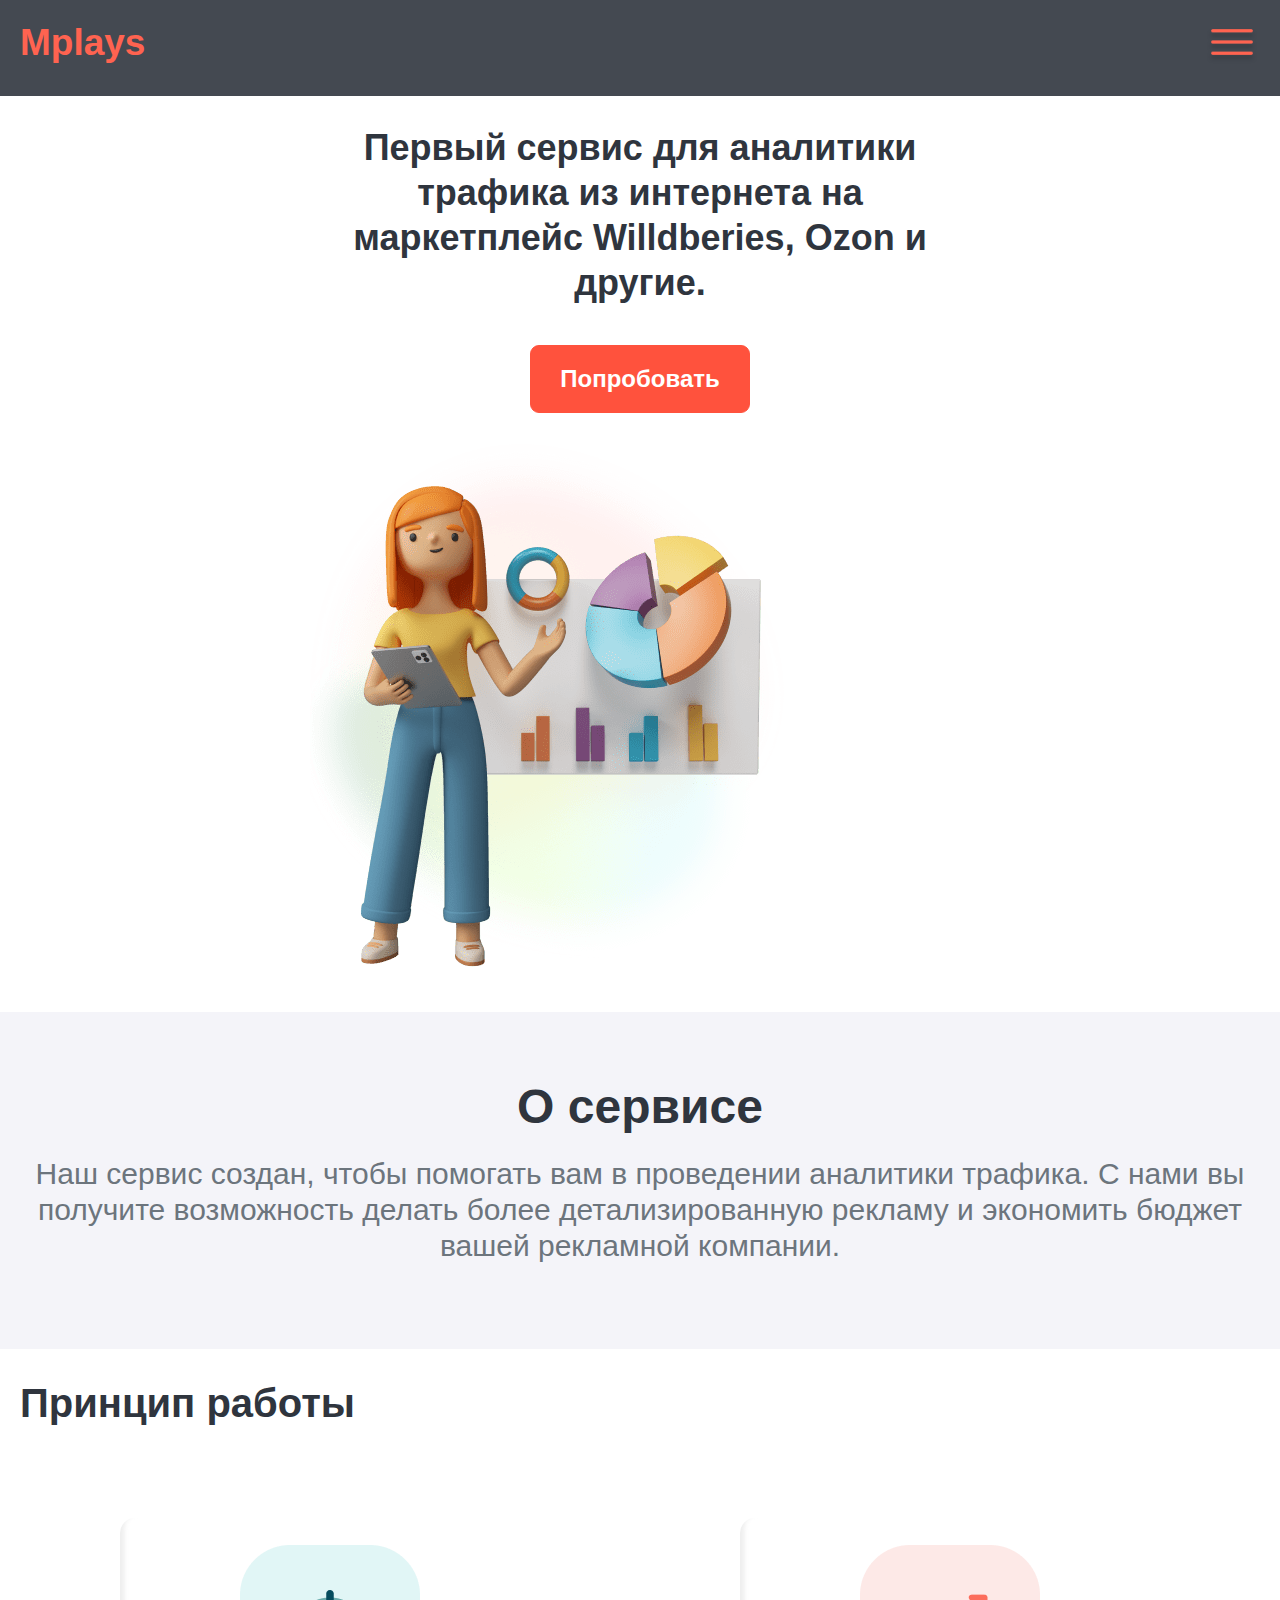
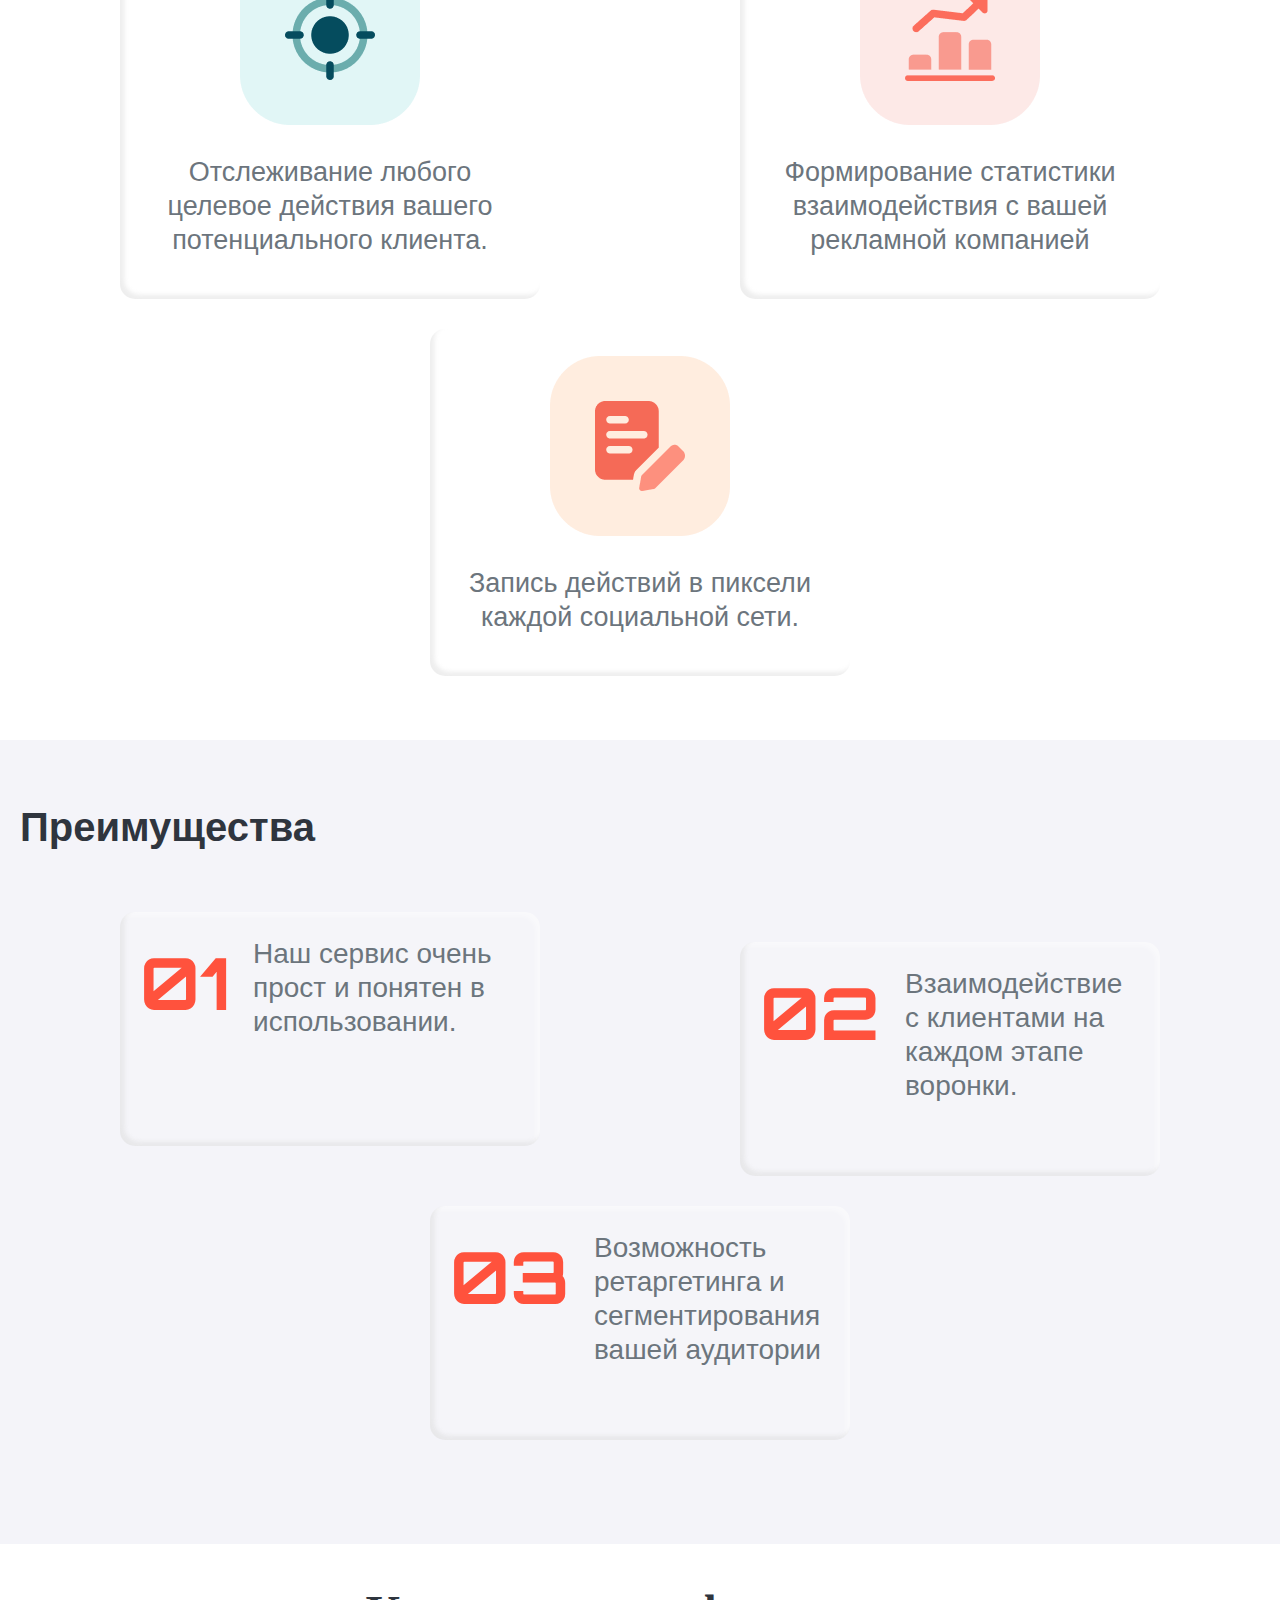
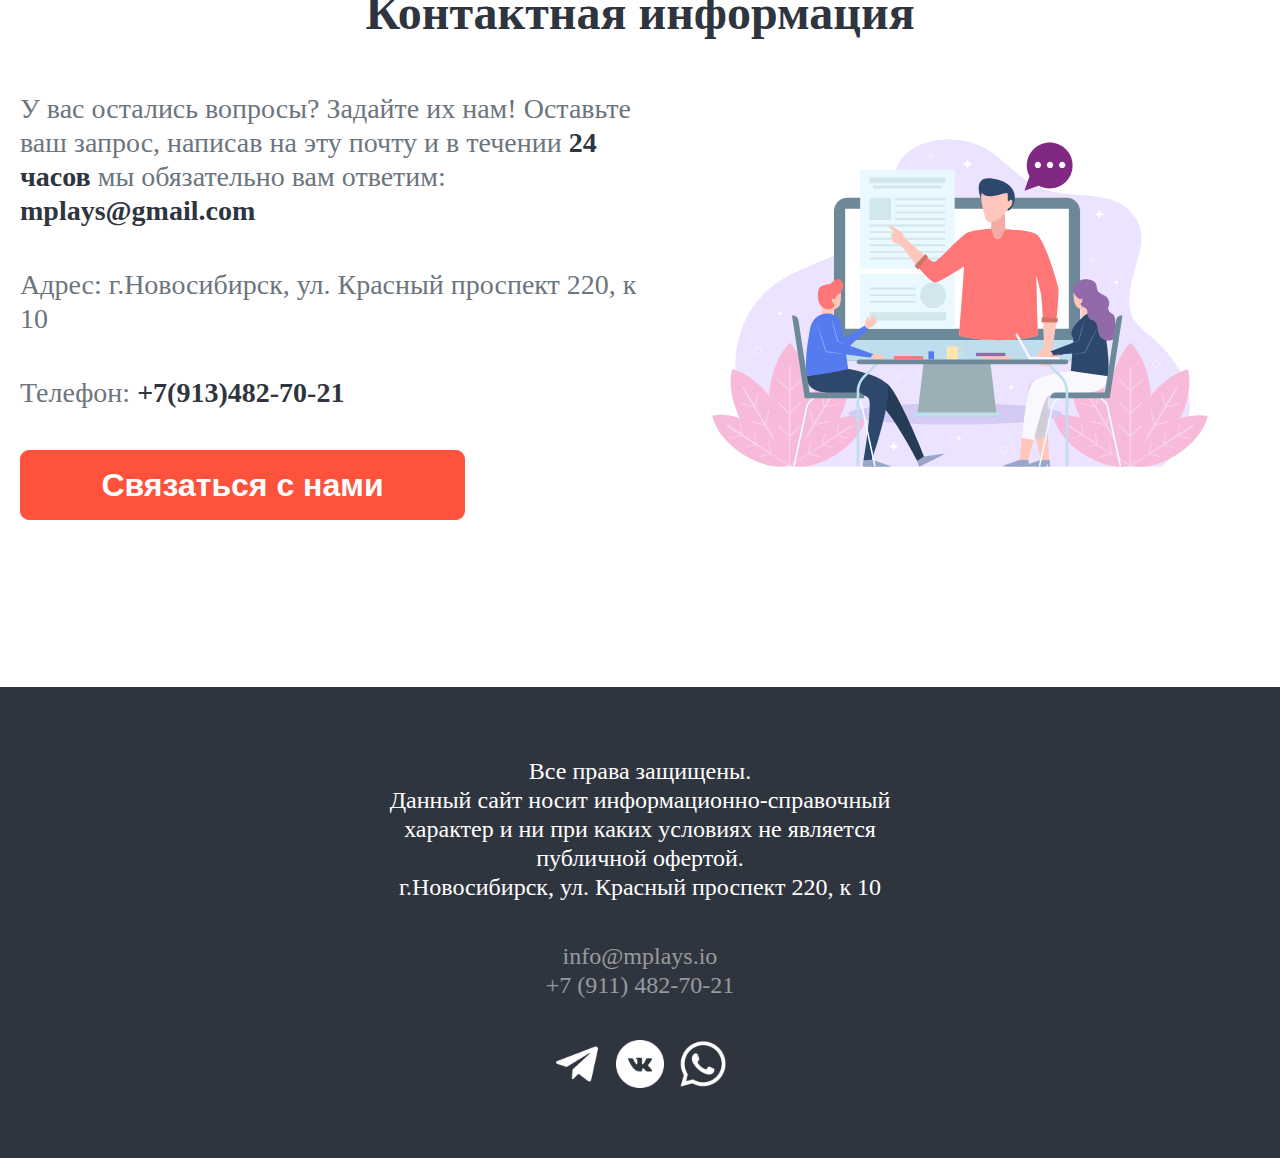
<file: 121/index.html>
<!DOCTYPE html>
<html lang="ru">

<head>
    <meta charset="UTF-8">
    <meta http-equiv="X-UA-Compatible" content="IE=edge">
    <meta name="viewport" content="width=device-width, initial-scale=1.0">
    <title>Mplays</title>
    <link rel="preconnect" href="https://fonts.googleapis.com">
    <link rel="preconnect" href="https://fonts.gstatic.com" crossorigin>
    <link href="https://fonts.googleapis.com/css2?family=Orbitron:wght@700&family=Outfit:wght@600;700&display=swap"
        rel="stylesheet">
    <link rel="stylesheet" href="css/myreset.css">
    <link rel="stylesheet" href="css/font.css">
    <link rel="stylesheet" href="css/style.css">
</head>

<body>
    <header class="header">
        <div class="header__container">
            <div class="container">
                <div class="header__inner">
                    <div class="header__logo">
                        <a class="header__logo-link" href="#">
							Mplays
                        </a>
                    </div>

                    <button class="menu__btn">
                        <svg width="56" height="56" viewBox="0 0 56 56" fill="none" xmlns="http://www.w3.org/2000/svg"
                            xmlns:xlink="http://www.w3.org/1999/xlink">
                            <g filter="url(#filter0_d_46_65)">
                                <mask id="mask0_46_65" style="mask-type:alpha" maskUnits="userSpaceOnUse" x="4" y="0"
                                    width="48" height="48">
                                    <rect x="4" width="48" height="48" fill="url(#pattern0)" />
                                </mask>
                                <g mask="url(#mask0_46_65)">
                                    <rect x="4" width="48" height="48" fill="url(#paint0_linear_46_65)" />
                                </g>
                            </g>
                            <defs>
                                <filter id="filter0_d_46_65" x="0" y="0" width="56" height="56"
                                    filterUnits="userSpaceOnUse" color-interpolation-filters="sRGB">
                                    <feFlood flood-opacity="0" result="BackgroundImageFix" />
                                    <feColorMatrix in="SourceAlpha" type="matrix"
                                        values="0 0 0 0 0 0 0 0 0 0 0 0 0 0 0 0 0 0 127 0" result="hardAlpha" />
                                    <feOffset dy="4" />
                                    <feGaussianBlur stdDeviation="2" />
                                    <feComposite in2="hardAlpha" operator="out" />
                                    <feColorMatrix type="matrix" values="0 0 0 0 0 0 0 0 0 0 0 0 0 0 0 0 0 0 0.25 0" />
                                    <feBlend mode="normal" in2="BackgroundImageFix" result="effect1_dropShadow_46_65" />
                                    <feBlend mode="normal" in="SourceGraphic" in2="effect1_dropShadow_46_65"
                                        result="shape" />
                                </filter>
                                <pattern id="pattern0" patternContentUnits="objectBoundingBox" width="1" height="1">
                                    <use xlink:href="#image0_46_65" transform="scale(0.0166667)" />
                                </pattern>
                                <linearGradient id="paint0_linear_46_65" x1="28" y1="5.5" x2="28" y2="48"
                                    gradientUnits="userSpaceOnUse">
                                    <stop stop-color="#FF523D" />
                                    <stop offset="0.5" stop-color="#FF523D" />
                                    <stop offset="1" stop-color="#FF523D" />
                                </linearGradient>
                                <image id="image0_46_65" width="60" height="60"
                                    xlink:href="[data-uri]" />
                            </defs>
                        </svg>

                    </button>
                    <div class="header__items">
                        <nav class="menu">
                            <ul class="menu__list">
                                <li class="menu__list-item">
                                    <a href="#main" class="menu__list-link">
                                        Главная
                                    </a>
                                </li>
                                <li class="menu__list-item">
                                    <a href="#service" class="menu__list-link">
                                        О сервисе
                                    </a>
                                </li>
                                <li class="menu__list-item">
                                    <a href="#contacts" class="menu__list-link">
                                        Контакты
                                    </a>
                                </li>
                            </ul>
                        </nav>
                        <div class="header__top">
                            <a class="header__top-link header__mail" href="mailto:">
                                <img class="header__top-img" src="images/mail-header.svg" alt="">
                            </a>
                            <a class="header__top-link header__phone" href="tel:+79134827021">+7(913)482-70-21</a>
                            <a class="header__top-btn" href="#">Войти</a>
                        </div>
                    </div>
                </div>
            </div>
        </div>
        <div id="main" class="hero">
            <div class="container">
                <div class="hero__inner">
                    <div class="hero__items">
                        <div class="hero__item hero__item-left">
                            <h1 class="hero__item-title">
                                Первый сервис для
                                аналитики трафика из интернета на маркетплейс Willdberies, Ozon и другие.
                            </h1>
                            <a class="hero__item-btn" href="#">
                                Попробовать
                            </a>
                        </div>
                        <div class="hero__item">
                            <img class="hero__img" src="images/hero__img.png" alt="#">
                        </div>
                    </div>
                </div>
            </div>
        </div>
    </header>
    <main class="main">
        <section id="service" class="service">
            <div class="container">
                <div class="service__inner">
                    <h2 class="title">
                        О сервисе
                    </h2>
                    <p class="service__text">
                        Наш сервис создан, чтобы помогать вам в проведении аналитики трафика.
                        С нами вы получите возможность делать более детализированную рекламу и экономить бюджет вашей
                        рекламной компании.

                    </p>
                </div>
            </div>
        </section>

        <section class="operation">
            <div class="container">
                <h2 class="operation__title">
                    Принцип работы
                </h2>
                <div class="operation__items">
                    <div class="operation__item">
                        <img src="images/operation/focusdfvdf1.png" alt="img" class="operation__item-img">
                        <p class="operation__text">
                            Отслеживание любого целевое действия вашего потенциального клиента.
                        </p>
                    </div>
                    <div class="operation__item">
                        <img src="images/operation/infographicdfv.png" alt="img" class="operation__item-img">
                        <p class="operation__text">
                            Формирование статистики взаимодействия с вашей рекламной компанией
                        </p>
                    </div>
                    <div class="operation__item">
                        <img src="images/operation/papefvdfv.png" alt="img" class="operation__item-img">
                        <p class="operation__text">
                            Запись действий в пиксели каждой социальной сети.
                        </p>
                    </div>
                </div>
            </div>
        </section>
        <section class="advantages">
            <div class="container">
                <h2 class="advantages__title">
                    Преимущества
                </h2>
                <div class="advantages__items">
                    <div class="advantages__item">
                        <span class="item__number">
                            01
                        </span>
                        <div class="advantages__item-descr">
                            Наш сервис
                            очень прост и понятен в использовании.
                        </div>
                    </div>
                    <div class="advantages__item">
                        <span class="item__number">
                            02
                        </span>
                        <div class="advantages__item-descr">
                            Взаимодействие с клиентами на каждом этапе воронки.
                        </div>
                    </div>
                    <div class="advantages__item">
                        <span class="item__number">
                            03
                        </span>
                        <div class="advantages__item-descr">
                            Возможность ретаргетинга и сегментирования вашей аудитории
                        </div>
                    </div>
                </div>
            </div>
        </section>

        <section id="contacts" class="kontakt">
            <div class="kontakt__inner">
                <div class="container">
                    <h2 class="kontakt__header">
                        Контактная информация
                    </h2>
                    <div class="kontakt__main">
                        <div class="kontakt__main-info">
                            <p class="kontakt__main-p">
                                У вас остались вопросы? Задайте их нам! Оставьте ваш запрос, написав на эту почту и в
                                течении <span class="bold">24 часов</span> мы обязательно вам ответим:
                                <span class="bold_2">
                                    <a href="#" class="kontakt__main-email">
                                        mplays@gmail.com
                                    </a>
                                </span>
                            </p>
                            <p class="kontakt__main-p">
                                Адрес: г.Новосибирск, ул. Красный проспект 220, к 10
                            </p>
                            <p class="kontakt__main-p">
                                Телефон: <span class="bold_2">+7(913)482-70-21</span>
                            </p>
                            <a class="kontakt__main-p-button" href="https://t.me/reklamshek">
                                Связаться с нами
                            </a>
                        </div>
                        <img src="images/kontakt-image.svg" alt="kontakt__main-img" class="kontakt__main-img">
                    </div>
                </div>
            </div>
        </section>
    </main>
    <footer class="footer">
        <div class="container">
            <div class="header__inner header__bottom">
                <div class="header__logo">
					<a class="header__logo-link" href="#">
						Mplays
					</a>
                </div>

                <button class="menu__btn">
                    <svg width="56" height="56" viewBox="0 0 56 56" fill="none" xmlns="http://www.w3.org/2000/svg"
                        xmlns:xlink="http://www.w3.org/1999/xlink">
                        <g filter="url(#filter0_d_46_65)">
                            <mask id="mask0_46_65" style="mask-type:alpha" maskUnits="userSpaceOnUse" x="4" y="0"
                                width="48" height="48">
                                <rect x="4" width="48" height="48" fill="url(#pattern0)" />
                            </mask>
                            <g mask="url(#mask0_46_65)">
                                <rect x="4" width="48" height="48" fill="url(#paint0_linear_46_65)" />
                            </g>
                        </g>
                        <defs>
                            <filter id="filter0_d_46_65" x="0" y="0" width="56" height="56" filterUnits="userSpaceOnUse"
                                color-interpolation-filters="sRGB">
                                <feFlood flood-opacity="0" result="BackgroundImageFix" />
                                <feColorMatrix in="SourceAlpha" type="matrix"
                                    values="0 0 0 0 0 0 0 0 0 0 0 0 0 0 0 0 0 0 127 0" result="hardAlpha" />
                                <feOffset dy="4" />
                                <feGaussianBlur stdDeviation="2" />
                                <feComposite in2="hardAlpha" operator="out" />
                                <feColorMatrix type="matrix" values="0 0 0 0 0 0 0 0 0 0 0 0 0 0 0 0 0 0 0.25 0" />
                                <feBlend mode="normal" in2="BackgroundImageFix" result="effect1_dropShadow_46_65" />
                                <feBlend mode="normal" in="SourceGraphic" in2="effect1_dropShadow_46_65"
                                    result="shape" />
                            </filter>
                            <pattern id="pattern0" patternContentUnits="objectBoundingBox" width="1" height="1">
                                <use xlink:href="#image0_46_65" transform="scale(0.0166667)" />
                            </pattern>
                            <linearGradient id="paint0_linear_46_65" x1="28" y1="5.5" x2="28" y2="48"
                                gradientUnits="userSpaceOnUse">
                                <stop stop-color="#FF523D" />
                                <stop offset="0.5" stop-color="#FF523D" />
                                <stop offset="1" stop-color="#FF523D" />
                            </linearGradient>
                            <image id="image0_46_65" width="60" height="60"
                                xlink:href="[data-uri]" />
                        </defs>
                    </svg>
                </button>
                <div class="header__items">
                    <nav class="menu">
                        <ul class="menu__list">
                            <li class="menu__list-item">
                                <a href="#main" class="menu__list-link">
                                    Главная
                                </a>
                            </li>
                            <li class="menu__list-item">
                                <a href="#service" class="menu__list-link">
                                    О сервисе
                                </a>
                            </li>
                            <li class="menu__list-item">
                                <a href="#contacts" class="menu__list-link">
                                    Контакты
                                </a>
                            </li>
                        </ul>
                    </nav>
                    <div class="header__top">
                        <a class="header__top-link header__mail" href="mailto:">
                            <img class="header__top-img" src="images/mail-header.svg" alt="">
                        </a>
                        <a class="header__top-link header__phone" href="tel:+79134827021">+7(913)482-70-21</a>
                        <a class="header__top-btn" href="#">Войти</a>
                    </div>
                </div>
            </div>
            <div class="footer__inner">

                <div class="footer__down">
                    <div class="footer__left">
                        <p class="footer__left-email">
                            info@mplays.io
                        </p>
                        <p class="footer__left-number">
                            +7 (911) 482-70-21
                        </p>
                        <div class="footer__left-imgs">
                            <a href="" class="footer__left-link">
                                <img src="images/footer-tg.svg" alt="Телеграм" class="footer__left-icon">
                            </a>
                            <a href="" class="footer__left-link">
                                <img src="images/footer-vk.svg" alt="Вконтакте" class="footer__left-icon">
                            </a>
                            <a href="" class="footer__left-link">
                            <img src="images/footer-whatsup.svg" alt="Ватсап" class="footer__left-icon">
                            </a>
                        </div>
                    </div>
                    <div class="footer__center">
                        <p class="footer__center-text">
                            Все права защищены.
                        </p>
                        <p class="footer__center-text">
                            Данный сайт носит информационно-справочный характер и ни при каких условиях не является
                            публичной офертой.
                        </p>
                        <p class="footer__center-text">
                            г.Новосибирск, ул. Красный проспект
                            220, к 10
                        </p>
                    </div>
                    <div class="footer__right">
                        <a class="footer__right-text" href="">
                            Пользовательское соглашение
                        </a>
                        <a class="footer__right-text" href="">
                            Политика конфиденциальности
                        </a>
                        <a class="footer__right-text" href="">
                            Политика оплаты и возврата
                        </a>
                        <a class="footer__right-text" href="">
                            Партнерская программа
                        </a>
                    </div>
                </div>
            </div>
        </div>
    </footer>



    <script src="https://ajax.googleapis.com/ajax/libs/jquery/3.6.0/jquery.min.js"></script>
    <script src="js/main.js"></script>
</body>

</html>
</file>
<file: 121/css/font.css>
@font-face {
	font-family: Verdana;
	font-weight:700;
	font-style:normal;
	font-display:swap;	
	src: local("../fonts/Verdana-Bold.woff2") format("woff2"),
		 local("../fonts/Verdana-Bold.woff") format("woff");
}
@font-face {
	font-family: Verdana;
	font-weight:400;
	font-style:normal;
	font-display:swap;	
	src: local("../fonts/Verdana.woff2") format("woff2"),
		 local("../fonts/Verdana.woff") format("woff");
}
</file>
<file: 121/css/style.css>
body{
    color: #6c757d;;
    min-height: 100vh;
    font-family: Verdana,sans-serif;
}

.container{
    max-width: 1410px;
    padding: 0 15px;
    margin: 0 auto;
}

.header{
    background-color: #fff;
}

.header__container{
    background-color: #2f353e;
	position: fixed;
	top: 0;
	left: 0;
	right: 0;
	opacity: 0.9;
}

.header__inner{
    display: flex;
    justify-content: space-between;
    align-items: center;
    padding-top: 18px;
    padding-bottom: 32px;
}

.header__items{
    display: flex;
    justify-content: space-between;
    align-items: center;
}

.menu__btn{
    display: none;
}

.menu{
    margin-right: 77px;
}

.menu__list{
    display: flex;
    
}

.menu__list-link{
    margin-left: 35px;
    text-decoration: none;
	font-family: 'Verdana';
    font-style: normal;
    font-weight: 400;
    font-size: 24px;
    line-height: 29px;
	color: #fff;
}

.menu__list-link + .menu__list-link{
    margin-left: 0;
}


.header__top{
    display: flex;
}

.header__top-link{
    margin-right: 30px;
    text-align: center;

}

.header__top-link:last-child{
    margin-right: 40px;
}

.header__mail{
	display: flex;
	align-items: center;
}

.header__phone{
padding: 12px 36px 11px 27px;
width: 300px;
font-family: 'Verdana';
font-style: normal;
font-weight: 400;
font-size: 24px;
line-height: 29px;
color: #fff;
text-decoration: none;
}

.header__top-btn{
    padding: 10px 18px;
	display: block;
	text-align: center;
    background-color: #fff;
    border: none;
    border-radius: 9px;
    width: 120px;
    height: 50px;
	font-size: 24px;
	line-height: 29px;
	color: #2f353e;
	text-decoration: none;
}


.hero__inner{
    padding-top: 98px;
    padding-bottom: 94px;
    
}
.header__logo-link {
	font-weight: 700;
	font-size: 60px;
	line-height: 75px;
	color: #FF523D;
	text-decoration: none;
}

.header__bottom{
	padding-top: 70px;
	padding-bottom: 53px;
}

.hero__items{
    display: flex;
    justify-content: space-between;
	padding-top: 102px;
}

.hero__item{
    max-width: 660px;
}

.hero__item-left{
    padding: 45px 55px;
    border-radius: 15px;
}

.hero__item-title{
    margin-top: 30px;
    margin-bottom: 40px;
    font-size: 36px;
    line-height: 45px;
	color: #2f353e;
}

.hero__item-btn{
    border: none;
    max-width: 330px;
    border-radius: 9px;
    background-color: #ff523d;
	color: #fff;
	font-weight: 700;
    font-size: 32px;
    line-height: 40px;
    padding: 18px 0;
	transition: all 300ms ease-in-out 0s;
    border: 1px solid rgb(255, 82, 61);
	text-decoration: none;
	margin-top: 45px;
	display: block;
	text-align: center;
}

.hero__item-btn:hover{
	color: #ff523d!important;
	background-color: transparent;
	border-color: #ff523d!important;
}

.service{
    padding-top: 66px;
    padding-bottom: 85px;
    background-color: #f4f4f9;   
}



.title{
    text-align: center;
    font-size: 48px;
    line-height: 58px;
    margin-bottom: 20px;
	color: #2f353e
}

.service__text{
    font-size: 30px;
    line-height: 36px;
    text-align: center;
}

.operation {
	min-height: 575px;
	background-color: #fff;
	padding: 30px 0 64px;
}
.operation__title {
	font-weight: 700;
	font-size: 40px;
	line-height: 49px;
	color: #2f353e;
}
.operation__items {
	display: flex;
	justify-content: space-between;
	margin-top: 60px;
}
.operation__item {
	max-width: 420px;
	background: rgba(255, 255, 255, 0.105);
	box-shadow: inset 4.36px -4.36px 4.36px rgba(214, 214, 214, 0.41), inset -4.36px 4.36px 4.36px rgba(255, 255, 255, 0.41);
	border-radius: 15px;
	padding: 27px 20px 42px;
}
.operation__item-img {
	display: block;
	margin: 0 auto;
	width: 180px;
	height: 180px;
}
.operation__text {
	display: block;
	margin-top: 30px;
	font-weight: 400;
	font-size: 27px;
	line-height: 34px;
	text-align: center;
	color: #6c757d
}
/*==========================================================*/
.advantages {	
	min-height: 500px;
	background-color: #f4f4f9;
	padding: 63px 0 104px;
}
.advantages__title {
	font-weight: 700;
	font-size: 40px;
	line-height: 49px;
	color:#2f353e;
}
.advantages__items {
	margin-top: 60px;
	display: flex;
	justify-content: space-between;
}
.advantages__item {
	display: flex;
	max-width: 420px;
	height: 234px;
	padding: 25px 25px 0 20px;
	background: rgba(255, 255, 255, 0.105);
	box-shadow: inset 4.36px -4.36px 4.36px rgba(214, 214, 214, 0.41), inset -4.36px 4.36px 4.36px rgba(255, 255, 255, 0.41);
	border-radius: 15px;
}
.item__number {
	font-family: 'Orbitron';
	font-weight: 700;
	font-size: 72px;
	color: #ff523d;
	margin-right: 25px;
}
.advantages__item-descr {
	font-weight: 400;
	font-size: 28px;
	line-height: 34px;
	color: #6c757d;
}

.kontakt{
	padding: 40px 0 120px;
}

.kontakt__header{
	color: #2f353e;
	margin: 0px auto 50px auto;
	text-align: center;
	font-family: 'Verdana';
	font-style: normal;
	font-weight: 700;
	font-size: 48px;
	line-height: 58px;
	text-align: center;
  }
  
  .kontakt__main{
	display: flex;
	justify-content: space-between;
  }
  
  .kontakt__main-info{
	display: flex;
	flex-direction: column;
	margin-left: 0;
	max-width: 1000px;
	text-align: left;
	max-width: 637px;
  }
  
  .bold{
	font-weight: bold;
	color: #2f353e;
  }
  
  .kontakt__main-p{
	margin-bottom: 40px;
	font-family: 'Verdana';
	font-style: normal;
	font-weight: 400;
	font-size: 28px;
	line-height: 34px;
	color: #6c757d;
  }
  
  .kontakt__main-img{
	max-width: 600px;
  }
  
  .kontakt__main-p-button{
	font-style: normal;
	font-weight: 700;
	font-size: 32px;
	line-height: 40px;
	text-align: center;
	background-color: #ff523d;
	border-radius: 9px;
	color: #fff;
	padding: 14px 60px;
	transition: all 300ms ease-in-out;
	border: 1px solid #ff523d;
	text-decoration: none;
	max-width: 445px;
  }
  
  .kontakt__main-p-button:hover{
	color: #ff523d!important;
	background-color: transparent;
	border-color: #ff523d!important;
  }
  
  .bold_2{
	color: #2f353e;
    font-weight: 600;
    text-decoration: none;
  }
  
  .kontakt__main-email{
	color: #2f353e;
    font-weight: 600;
    text-decoration: none;
  }
  
  .footer{
	background-color: #2f353e;
  }
  
  .footer__down{
	display: flex;
	justify-content: space-between;
	font-family: 'Verdana';
	font-style: normal;
	font-weight: 400;
	font-size: 24px;
	line-height: 29px;
	margin-top: 47px;
	padding: 70px 0px 70px 0px;
  }
  
  .footer__left{
	flex-direction: column;
	max-width: 360px;
	color: rgba(255, 255, 255, 0.5);
  }
  
  .footer__left-email{
	  text-align: center;
  }

  .footer__left-number{
	margin-bottom: 40px;
  }
  
  .footer__left-imgs{
	display: flex;
	justify-content: space-around;
  }
  
  .footer__left-icon{
	width: 48px;
	height: 48px;
  }
  
  .footer__left-icon + .footer__left-icon{
	margin-left: 30px;
  }
  
  .footer__center{
	max-width: 540px;
	text-align: center;
	color: #fff;
  }
  
  .footer__right{
	max-width: 480px;
	color: #fff;
	text-align: right;
  }
  
  .footer__right-text{
	  text-decoration: none;
	  color: #fff;
	  display: block;
  }

  .footer__right-text + .footer__right-text{
	margin-top: 25px;
  }


@media (max-width: 1388px){
    
    .container{
        padding: 0 20px;
    }

	.header__logo-link{
		font-size: 37px;
    	line-height: 10px;
		z-index: 20;
		position: relative;
	}

	.header__inner{
		padding-bottom: 18px;
	}

	.header__bottom{
	padding-top: 22px;
    padding-bottom: 0px;
	display: none;
}

.menu__btn{
    display: block;
    background-color: transparent;
    border: 0;
    padding: 0;
    position: relative;
    z-index: 15;
}
    
    .header__items{
        position: absolute;
        right: 0;
        left: 0;
        top: 0;
		display: flex;
		justify-content: center;
		align-items: center;
		flex-direction: column;
        background-color: #2f353e;
        padding: 100px 0 40px;
        transform: translateY(-200%);
        transition: all .5s;
		z-index: 10;
    }

    .header__items.header__items--active {
        transform: translateY(0%);
    }


    .menu__list-item + .menu__list-item{
        margin-left: 0;
    }
    
	.menu{
		margin: 0;
	}

	.menu__list{
		display: flex;
		justify-content: center;
		align-items: center;
		flex-direction: column;
	}

    .menu__list-link{
        display: block;
        padding: 15px 0;
		color: #fff;
		margin: 0;
    }

	.header__top{
		display: flex;
		justify-content: center;
		align-items: center;
		flex-direction: column;
	}

	.header__top-link .header__top-btn{
		background-color: transparent;
		
	}

	.header__top-link{
		margin: 0;
		padding: 15px;
	}

	.header__phone{
		padding-bottom: 40px
	}

	.hero__inner{
		padding-top:0;
		padding-bottom: 32px;
	}

    .hero__items{
        display: block;
		padding-top: 95px;
    }

    .hero__item{
        margin: 0 auto;
		padding: 0;
    }

    .hero__item:last-child{
        margin-top: 27px;
    }

	.hero__item-title{
		text-align: center;
	}

	.hero__item-btn{
		display: block;
		margin: 0 auto;
		padding: 18px 0;
		max-width: 220px;
		text-align: center;
		font-size: 24px;
		line-height: 30px;
		text-align: center;
	}

    .operation__items {
		display: flex;
		justify-content: space-around;
		flex-wrap: wrap;
		margin-top: 60px;
	}
	.operation__item {
		display: block;
		margin: 0 auto;
		margin-top: 30px;
	}
	/*===================*/
	.advantages__items {
		display: flex;
		justify-content: space-around;
		flex-wrap: wrap;
	}
	.advantages__item {
		margin-top: 30px;
	}
	.advantages__item:first-child{
		margin-top: 0;
	}

	.kontakt{
		padding-top: 40px;
	}

	.kontakt__header{
		margin-top: 0;
	}

	.footer__down{
		flex-wrap: wrap;
		justify-content: space-around;
		flex-direction: column;
		align-items: center;
	  }
	  .footer__right{
		display: none;
	  }
	  .footer__center{
		order: 0;
	  }
	  .footer__left{
		order: 1;
		margin-top: 40px;
	  }
}

@media (max-width: 1120px) {

}

@media (max-width: 992px){
	.kontakt__main{
	  flex-wrap: wrap;
	  justify-content: center;
	}
	.footer__down{
	  padding-bottom: 74px;
	}

	.kontakt__main-p-button{
		max-width: 420px;
		display: block;
		margin: 0 auto;
		font-size: 20px;
		line-height: 25px;
		padding: 14px 30px;
	  }
  }
  
  @media (max-width: 615px){
	.kontakt__main-img{
	  width: 100%;
	}
  }

@media (max-width: 475px)  {
	.title{
		font-size: 28px;
		line-height: 34px;
	}
	.service__text{
		font-size: 20px;
    	line-height: 24px;
		padding: 0 20px;
	}
	.operation {
		padding: 40px 0;
	}
	.operation__items {
		display: block;
		margin-top: 30px;
	}
	.operation__title {
		font-size: 28px;
		line-height: 34px;
	}
	.operation__text {
		font-size: 20px;
		line-height: 24px;
	}
	.operation__item {
		margin-top: 20px;
	}
	/*=============================*/
	.advantages {	
		padding: 30px 0;
	}
	.advantages__title {
		font-size: 28px;
		line-height: 34px;
	}
	.advantages__items {
		margin-top: 30px;
	}
	.advantages__item {
		width: 280px;
		height: 156px;
	}
	.item__number {
		font-size: 40px;
		line-height: 50px;
	}
	.advantages__item-descr {
		font-size: 20px;
	line-height: 24px;
	}
	.kontakt__header{
		font-size: 28px;
		line-height: 34px;
	}
	.kontakt__main-p{
		font-size: 20px;
    	line-height: 24px;
		padding: 0 20px;
	}
}

@media (max-width: 450px) {
	.kontakt__main-p span{
	  display: block;
	}
}
</file>
<file: 121/css/myreset.css>
html{
    box-sizing: border-box;
  }
  
  *,
  *::after,
  *::before{
    box-sizing: inherit;
  }
  
  ul[class],
  ol[class] {
    padding: 0;
  }
  
  body,
  h1,
  h2,
  h3,
  h4,
  h5,
  h6,
  p,
  ul[class],
  ol[class],
  li,
  figure,
  figcaption,
  blockquote,
  dl,
  dd {
    margin: 0;
  }
  
  ul[class] {
    list-style: none;
  }
  
  img {
    max-width: 100%;
    display: block;
  }
  
  input,
  button,
  textarea,
  select {
    font: inherit;
  }
</file>
